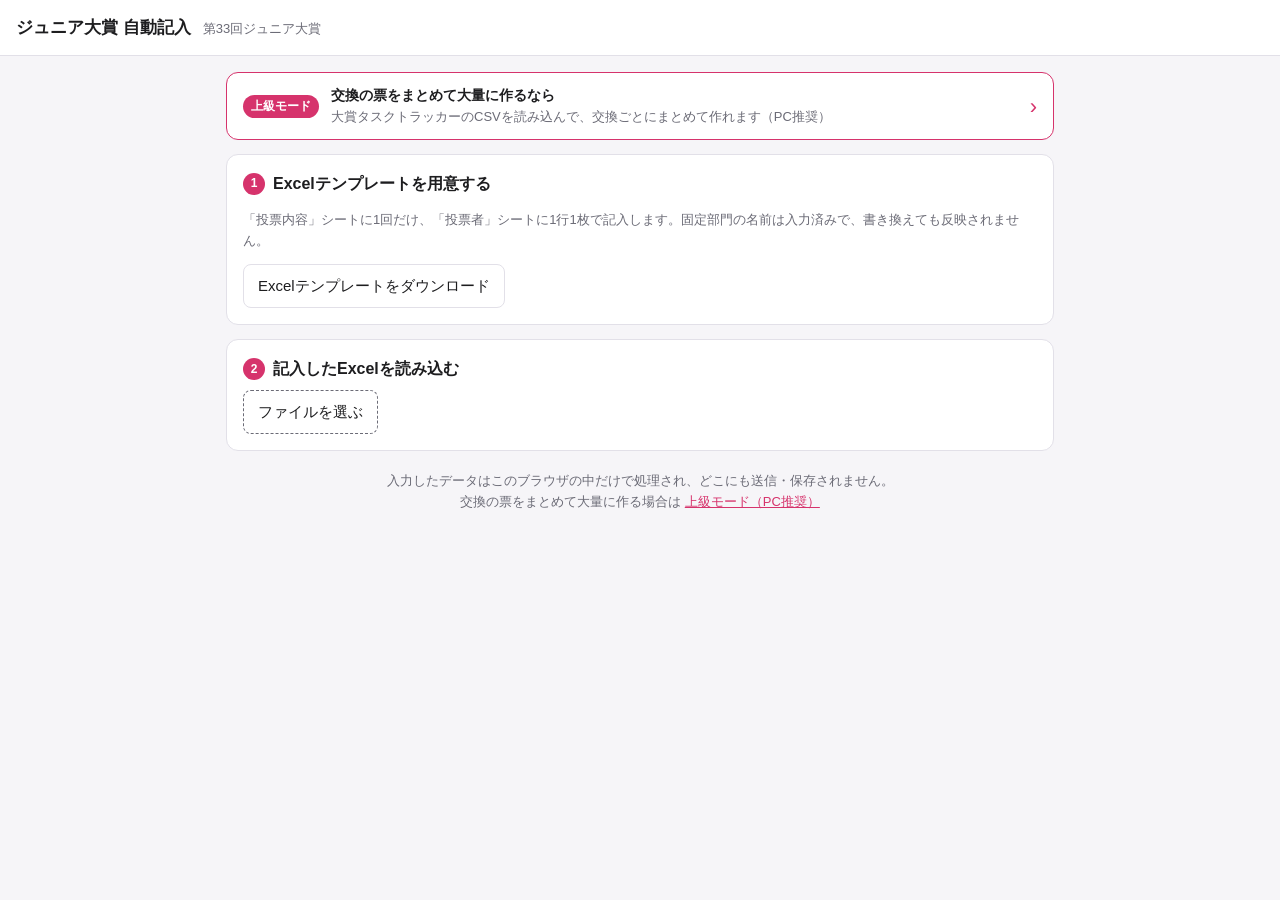
<file: index.html>
<!doctype html>
<html lang="ja">
<head>
<meta charset="utf-8">
<meta name="viewport" content="width=device-width, initial-scale=1, viewport-fit=cover">
<title>ジュニア大賞 自動記入</title>
<link rel="stylesheet" href="css/style.css">
</head>
<body>
<header class="bar">
  <h1>ジュニア大賞 自動記入</h1>
  <span id="cfgTitle" class="muted"></span>
</header>

<main class="wrap">
  <a class="advlink" href="advanced.html">
    <span class="advlink-tag">上級モード</span>
    <span class="advlink-text"><strong>交換の票をまとめて大量に作るなら</strong><br><span class="muted">大賞タスクトラッカーのCSVを読み込んで、交換ごとにまとめて作れます（PC推奨）</span></span>
    <span class="advlink-arrow" aria-hidden="true">›</span>
  </a>
  <section class="card">
    <h2><span class="num">1</span>Excelテンプレートを用意する</h2>
    <p class="muted">「投票内容」シートに1回だけ、「投票者」シートに1行1枚で記入します。固定部門の名前は入力済みで、書き換えても反映されません。</p>
    <button id="dlTemplate" class="btn">Excelテンプレートをダウンロード</button>
  </section>

  <section class="card">
    <h2><span class="num">2</span>記入したExcelを読み込む</h2>
    <label class="file">
      <input type="file" id="xlsxInput" accept=".xlsx">
      <span>ファイルを選ぶ</span>
    </label>
    <span id="xlsxName" class="muted"></span>
    <div id="messages"></div>
  </section>

  <section class="card" id="previewCard" hidden>
    <h2><span class="num">3</span>確認して出力する</h2>
    <div class="row">
      <label>号（用紙）
        <select id="issueSel"><option value="">選んでください</option></select>
      </label>
      <label>フォント
        <select id="fontSel"></select>
      </label>
      <label>印刷
        <select id="paperSel">
          <option value="color">カラー</option>
          <option value="gray">白黒</option>
          <option value="light">白黒（背景を薄く・インク節約）</option>
        </select>
      </label>
      <label>画質
        <select id="qualitySel">
          <option value="300" selected>高画質（300dpi）</option>
          <option value="200">標準（200dpi・軽い）</option>
        </select>
      </label>
      <label>文字の色
        <select id="colorSel">
          <option value="#1d1d1f">黒</option>
          <option value="#1f3a93">青</option>
        </select>
      </label>
      <label>プレビュー
        <select id="rowSel"></select>
      </label>
    </div>
    <div id="issueHint" class="msg warn">出力する号（12月号・1月号）を選んでください。号ごとに用紙の色と位置が違います</div>
    <div id="rowWarnings"></div>
    <div class="preview"><canvas id="preview"></canvas></div>
    <div class="row">
      <label class="radio"><input type="radio" name="outMode" value="single" checked> 1つのPDFにまとめる</label>
      <label class="radio"><input type="radio" name="outMode" value="zip"> 1枚ずつのPDF（ZIP）</label>
    </div>
    <button id="exportBtn" class="btn primary">PDFを出力</button>
    <div id="progress" class="muted"></div>
  </section>

  <p class="foot muted">入力したデータはこのブラウザの中だけで処理され、どこにも送信・保存されません。<br>交換の票をまとめて大量に作る場合は <a href="advanced.html">上級モード（PC推奨）</a></p>
</main>

<script src="vendor/jszip.min.js"></script>
<script src="vendor/pdf-lib.min.js"></script>
<script src="js/save.js"></script>
<script src="js/issues.js"></script>
<script src="js/fonts.js"></script>
<script src="js/render.js"></script>
<script src="js/xlsx-mini.js"></script>
<script src="js/app.js"></script>
</body>
</html>
</file>
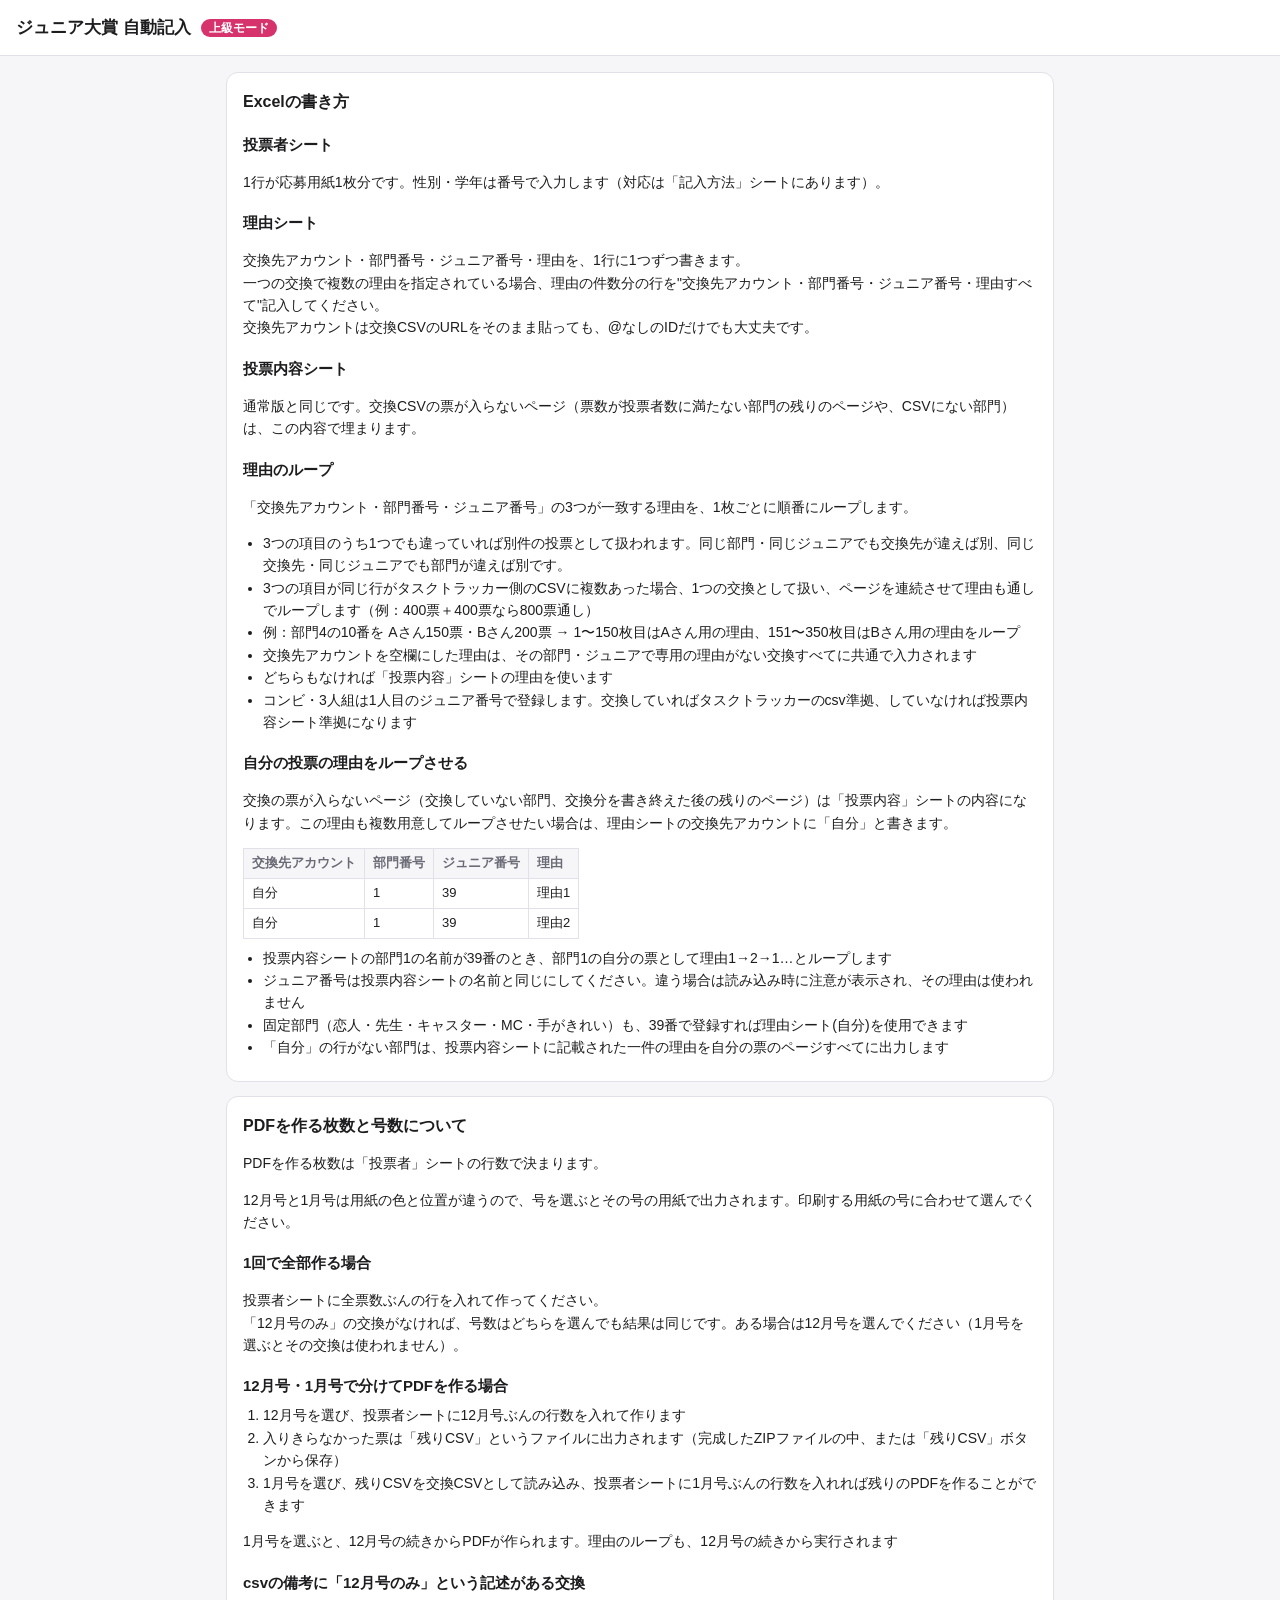
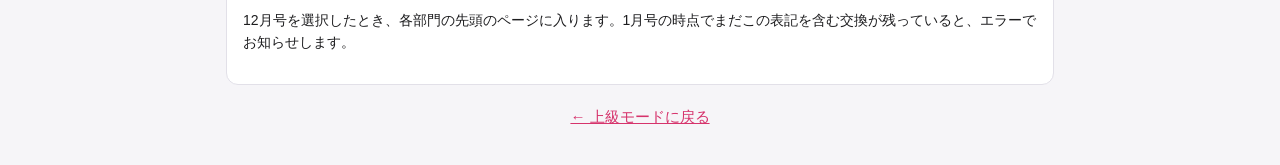
<file: advanced-help.html>
<!doctype html>
<html lang="ja">
<head>
<meta charset="utf-8">
<meta name="viewport" content="width=device-width, initial-scale=1, viewport-fit=cover">
<title>上級モードの使い方｜ジュニア大賞</title>
<link rel="stylesheet" href="css/style.css">
<link rel="stylesheet" href="css/advanced.css">
</head>
<body>
<header class="bar">
  <h1>ジュニア大賞 自動記入 <span class="tag-adv">上級モード</span></h1>
</header>

<main class="wrap">
  <section class="card help" id="excel">
    <h2>Excelの書き方</h2>
    <h3>投票者シート</h3>
    <p>1行が応募用紙1枚分です。性別・学年は番号で入力します（対応は「記入方法」シートにあります）。</p>

    <h3>理由シート</h3>
    <p>交換先アカウント・部門番号・ジュニア番号・理由を、1行に1つずつ書きます。<br>
    一つの交換で複数の理由を指定されている場合、理由の件数分の行を"交換先アカウント・部門番号・ジュニア番号・理由すべて"記入してください。<br>
    交換先アカウントは交換CSVのURLをそのまま貼っても、@なしのIDだけでも大丈夫です。</p>

    <h3>投票内容シート</h3>
    <p>通常版と同じです。交換CSVの票が入らないページ（票数が投票者数に満たない部門の残りのページや、CSVにない部門）は、この内容で埋まります。</p>

    <h3>理由のループ</h3>
    <p>「交換先アカウント・部門番号・ジュニア番号」の3つが一致する理由を、1枚ごとに順番にループします。</p>
    <ul>
      <li>3つの項目のうち1つでも違っていれば別件の投票として扱われます。同じ部門・同じジュニアでも交換先が違えば別、同じ交換先・同じジュニアでも部門が違えば別です。</li>
      <li>3つの項目が同じ行がタスクトラッカー側のCSVに複数あった場合、1つの交換として扱い、ページを連続させて理由も通しでループします（例：400票＋400票なら800票通し）</li>
      <li>例：部門4の10番を Aさん150票・Bさん200票 → 1〜150枚目はAさん用の理由、151〜350枚目はBさん用の理由をループ</li>
      <li>交換先アカウントを空欄にした理由は、その部門・ジュニアで専用の理由がない交換すべてに共通で入力されます</li>
      <li>どちらもなければ「投票内容」シートの理由を使います</li>
      <li>コンビ・3人組は1人目のジュニア番号で登録します。交換していればタスクトラッカーのcsv準拠、していなければ投票内容シート準拠になります</li>
    </ul>

    <h3>自分の投票の理由をループさせる</h3>
    <p>交換の票が入らないページ（交換していない部門、交換分を書き終えた後の残りのページ）は「投票内容」シートの内容になります。この理由も複数用意してループさせたい場合は、理由シートの交換先アカウントに「自分」と書きます。</p>
    <table class="helptable">
      <tr><th>交換先アカウント</th><th>部門番号</th><th>ジュニア番号</th><th>理由</th></tr>
      <tr><td>自分</td><td>1</td><td>39</td><td>理由1</td></tr>
      <tr><td>自分</td><td>1</td><td>39</td><td>理由2</td></tr>
    </table>
    <ul>
      <li>投票内容シートの部門1の名前が39番のとき、部門1の自分の票として理由1→2→1…とループします</li>
      <li>ジュニア番号は投票内容シートの名前と同じにしてください。違う場合は読み込み時に注意が表示され、その理由は使われません</li>
      <li>固定部門（恋人・先生・キャスター・MC・手がきれい）も、39番で登録すれば理由シート(自分)を使用できます</li>
      <li>「自分」の行がない部門は、投票内容シートに記載された一件の理由を自分の票のページすべてに出力します</li>
    </ul>
  </section>

  <section class="card help" id="count">
    <h2>PDFを作る枚数と号数について</h2>
    <p>PDFを作る枚数は「投票者」シートの行数で決まります。</p>
    <p>12月号と1月号は用紙の色と位置が違うので、号を選ぶとその号の用紙で出力されます。印刷する用紙の号に合わせて選んでください。</p>

    <h3>1回で全部作る場合</h3>
    <p>投票者シートに全票数ぶんの行を入れて作ってください。<br>
    「12月号のみ」の交換がなければ、号数はどちらを選んでも結果は同じです。ある場合は12月号を選んでください（1月号を選ぶとその交換は使われません）。</p>

    <h3>12月号・1月号で分けてPDFを作る場合</h3>
    <ol>
      <li>12月号を選び、投票者シートに12月号ぶんの行数を入れて作ります</li>
      <li>入りきらなかった票は「残りCSV」というファイルに出力されます（完成したZIPファイルの中、または「残りCSV」ボタンから保存）</li>
      <li>1月号を選び、残りCSVを交換CSVとして読み込み、投票者シートに1月号ぶんの行数を入れれば残りのPDFを作ることができます</li>
    </ol>
    <p>1月号を選ぶと、12月号の続きからPDFが作られます。理由のループも、12月号の続きから実行されます</p>

    <h3>csvの備考に「12月号のみ」という記述がある交換</h3>
    <p>12月号を選択したとき、各部門の先頭のページに入ります。1月号の時点でまだこの表記を含む交換が残っていると、エラーでお知らせします。</p>
  </section>

  <p class="foot"><a href="advanced.html">← 上級モードに戻る</a></p>
</main>
</body>
</html>
</file>
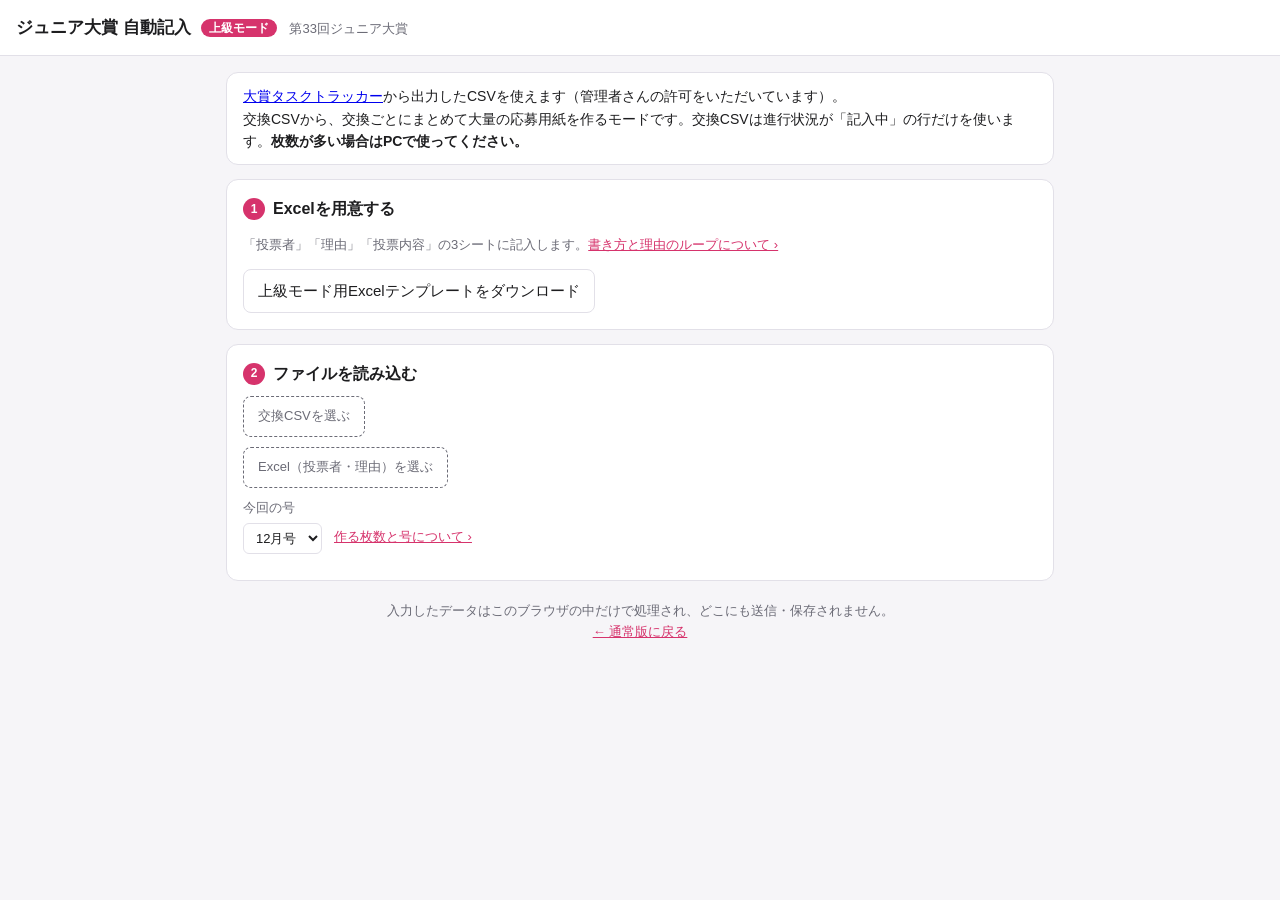
<file: advanced.html>
<!doctype html>
<html lang="ja">
<head>
<meta charset="utf-8">
<meta name="viewport" content="width=device-width, initial-scale=1, viewport-fit=cover">
<title>ジュニア大賞 自動記入 上級モード</title>
<link rel="stylesheet" href="css/style.css">
<link rel="stylesheet" href="css/advanced.css">
</head>
<body>
<header class="bar">
  <h1>ジュニア大賞 自動記入 <span class="tag-adv">上級モード</span></h1>
  <span id="cfgTitle" class="muted"></span>
</header>

<main class="wrap">
  <p class="note"><a href="https://2026taisho.vercel.app/" target="_blank" rel="noopener">大賞タスクトラッカー</a>から出力したCSVを使えます（管理者さんの許可をいただいています）。<br>交換CSVから、交換ごとにまとめて大量の応募用紙を作るモードです。交換CSVは進行状況が「記入中」の行だけを使います。<strong>枚数が多い場合はPCで使ってください。</strong></p>

  <section class="card">
    <h2><span class="num">1</span>Excelを用意する</h2>
    <p class="muted">「投票者」「理由」「投票内容」の3シートに記入します。<a class="helplink-inline" href="advanced-help.html#excel">書き方と理由のループについて ›</a></p>
    <button id="dlTemplate" class="btn">上級モード用Excelテンプレートをダウンロード</button>
  </section>

  <section class="card">
    <h2><span class="num">2</span>ファイルを読み込む</h2>
    <div class="row">
      <label class="file"><input type="file" id="csvInput" accept=".csv,text/csv"><span>交換CSVを選ぶ</span></label>
      <span id="csvName" class="muted"></span>
    </div>
    <div class="row">
      <label class="file"><input type="file" id="xlsxInput" accept=".xlsx"><span>Excel（投票者・理由）を選ぶ</span></label>
      <span id="xlsxName" class="muted"></span>
    </div>
    <div class="row">
      <label>今回の号
        <select id="monthSel"></select>
      </label>
      <a class="helplink" href="advanced-help.html#count">作る枚数と号について ›</a>
    </div>
    <div id="messages"></div>
  </section>

  <section class="card" id="planCard" hidden>
    <h2><span class="num">3</span>割り当てを確認する</h2>
    <div id="planInfo"></div>
    <div class="tableWrap"><table id="summaryTable"></table></div>
    <div id="issues"></div>
    <div class="row">
      <button id="dlMapping" class="btn">対応表（CSV）</button>
      <button id="dlRemaining" class="btn">残りCSV（次の号用）</button>
    </div>
  </section>

  <section class="card" id="previewCard" hidden>
    <h2><span class="num">4</span>確認して出力する</h2>
    <div class="row">
      <label>フォント <select id="fontSel"></select></label>
      <label>印刷
        <select id="paperSel">
          <option value="color">カラー</option>
          <option value="gray">白黒</option>
          <option value="light">白黒（背景を薄く・インク節約）</option>
        </select>
      </label>
      <label>画質
        <select id="qualitySel">
          <option value="300">高画質（300dpi）</option>
          <option value="200" selected>標準（200dpi・軽い）</option>
        </select>
      </label>
      <label>文字の色
        <select id="colorSel">
          <option value="#1d1d1f">黒</option>
          <option value="#1f3a93">青</option>
        </select>
      </label>
      <label>プレビュー（何枚目）
        <span class="pager">
          <button class="btn small" id="prevPage" aria-label="前の1枚">‹</button>
          <input type="number" id="pageNo" min="1" value="1">
          <button class="btn small" id="nextPage" aria-label="次の1枚">›</button>
        </span>
      </label>
    </div>
    <div id="pageWarnings"></div>
    <div class="preview"><canvas id="preview"></canvas></div>

    <div class="row">
      <label>1ファイルの枚数 <input type="number" id="chunkSize" min="10" max="500" value="100"></label>
      <label>何枚目から <input type="number" id="fromPage" min="1" value="1"></label>
      <label>何枚目まで <input type="number" id="toPage" min="1" value="1"></label>
    </div>
    <p class="muted">途中で止まったときは「何枚目から」を変えて続きだけ作れます。ZIPには対応表と残りCSVも入ります。</p>
    <div class="row">
      <button id="exportBtn" class="btn primary">PDFを出力（ZIP）</button>
      <button id="cancelBtn" class="btn" hidden>中止</button>
    </div>
    <div class="progress" hidden><div id="bar"></div></div>
    <div id="progress" class="muted"></div>
  </section>

  <p class="foot muted">入力したデータはこのブラウザの中だけで処理され、どこにも送信・保存されません。<br><a href="index.html">← 通常版に戻る</a></p>
</main>

<script src="vendor/jszip.min.js"></script>
<script src="vendor/pdf-lib.min.js"></script>
<script src="js/save.js"></script>
<script src="js/issues.js"></script>
<script src="js/fonts.js"></script>
<script src="js/render.js"></script>
<script src="js/xlsx-mini.js"></script>
<script src="js/plan.js"></script>
<script src="js/advanced.js"></script>
</body>
</html>
</file>
<file: css/style.css>
:root {
  --bg: #f6f5f8;
  --card: #ffffff;
  --ink: #1d1d1f;
  --muted: #6b6b76;
  --line: #e2e0e8;
  --accent: #d6336c;
  --accent-ink: #ffffff;
  --warn-bg: #fff6e0;
  --warn-ink: #7a5300;
  --err-bg: #fde8ec;
  --err-ink: #9b1c3a;
  --ok-bg: #e7f6ee;
  --ok-ink: #1d6b45;
  --circle: #1d1d1f;
}
@media (prefers-color-scheme: dark) {
  :root:not([data-theme="light"]) {
    --bg: #17161b; --card: #211f27; --ink: #ecebf1; --muted: #a3a1ad; --line: #36343e;
    --accent: #f06595; --accent-ink: #1a0910;
    --warn-bg: #3a2e12; --warn-ink: #f5d48a; --err-bg: #3d1820; --err-ink: #ffb3c2; --ok-bg: #15301f; --ok-ink: #9be3b9;
    color-scheme: dark;
  }
}
:root[data-theme="dark"] {
  --bg: #17161b; --card: #211f27; --ink: #ecebf1; --muted: #a3a1ad; --line: #36343e;
  --accent: #f06595; --accent-ink: #1a0910;
  --warn-bg: #3a2e12; --warn-ink: #f5d48a; --err-bg: #3d1820; --err-ink: #ffb3c2; --ok-bg: #15301f; --ok-ink: #9be3b9;
  color-scheme: dark;
}
* { box-sizing: border-box; }
body {
  margin: 0;
  background: var(--bg);
  color: var(--ink);
  font-family: "Hiragino Sans", "Noto Sans JP", "Yu Gothic", sans-serif;
  font-size: 15px;
  line-height: 1.6;
}
.bar {
  display: flex; align-items: baseline; gap: 12px; flex-wrap: wrap;
  padding-block: 14px;
  padding-left: max(16px, env(safe-area-inset-left, 0px));
  padding-right: max(16px, env(safe-area-inset-right, 0px)); background: var(--card); border-bottom: 1px solid var(--line);
}
.bar h1 { margin: 0; font-size: 17px; }
.wrap {
  max-width: 860px; margin: 0 auto; padding-block: 16px;
  padding-left: max(16px, env(safe-area-inset-left, 0px));
  padding-right: max(16px, env(safe-area-inset-right, 0px));
}
.foot a { color: var(--accent); }
:focus-visible { outline: 2px solid var(--accent); outline-offset: 2px; }
.card {
  background: var(--card); border: 1px solid var(--line); border-radius: 12px;
  padding: 16px; margin-bottom: 14px;
}
.card h2 { margin: 0 0 8px; font-size: 16px; display: flex; align-items: center; gap: 8px; }
.num {
  display: inline-grid; place-items: center; width: 22px; height: 22px; border-radius: 50%;
  background: var(--accent); color: var(--accent-ink); font-size: 12px;
}
.muted { color: var(--muted); font-size: 13px; }
.btn {
  appearance: none; border: 1px solid var(--line); background: var(--card); color: var(--ink);
  padding: 9px 14px; border-radius: 8px; font: inherit; cursor: pointer;
}
.btn:hover { border-color: var(--muted); }
.btn.primary { background: var(--accent); border-color: var(--accent); color: var(--accent-ink); font-weight: 600; }
.btn:disabled { opacity: .5; cursor: default; }
.file input { display: none; }
.file span {
  display: inline-block; border: 1px dashed var(--muted); padding: 9px 14px; border-radius: 8px; cursor: pointer;
}
.row { display: flex; flex-wrap: wrap; gap: 12px; margin: 10px 0; align-items: center; }
.row label { display: flex; flex-direction: column; font-size: 13px; color: var(--muted); gap: 4px; }
.row label.radio { flex-direction: row; align-items: center; color: var(--ink); font-size: 14px; }
select, input[type=text], input[type=number] {
  font: inherit; padding: 6px 8px; border: 1px solid var(--line); border-radius: 6px; background: var(--card); color: var(--ink);
}
.preview { border: 1px solid var(--line); border-radius: 8px; overflow: hidden; background: var(--line); }
.preview canvas { display: block; width: 100%; height: auto; }
.msg { padding: 8px 10px; border-radius: 8px; margin-top: 8px; font-size: 13px; }
.msg.err { background: var(--err-bg); color: var(--err-ink); }
.msg.warn { background: var(--warn-bg); color: var(--warn-ink); }
.msg.ok { background: var(--ok-bg); color: var(--ok-ink); }
.msg ul { margin: 4px 0 0; padding-left: 18px; }
.foot { text-align: center; margin: 20px 0; }
.advlink {
  display: flex; align-items: center; gap: 12px; text-decoration: none; color: var(--ink);
  background: var(--card); border: 1px solid var(--accent); border-radius: 12px; padding: 12px 16px; margin-bottom: 14px;
}
.advlink:hover { background: color-mix(in srgb, var(--accent) 8%, var(--card)); }
.advlink-tag { flex: none; font-size: 12px; font-weight: 600; padding: 2px 8px; border-radius: 999px; background: var(--accent); color: var(--accent-ink); }
.advlink-text { flex: 1; min-width: 0; font-size: 14px; line-height: 1.5; }
.advlink-arrow { flex: none; font-size: 22px; color: var(--accent); }
[hidden] { display: none !important; }
</file>
<file: css/advanced.css>
.tag-adv {
  font-size: 12px; font-weight: 600; padding: 2px 8px; border-radius: 999px;
  background: var(--accent); color: var(--accent-ink); vertical-align: middle; margin-left: 6px;
}
.note { background: var(--card); border: 1px solid var(--line); border-radius: 12px; padding: 12px 16px; margin: 0 0 14px; font-size: 14px; }
.tableWrap { overflow-x: auto; margin: 8px 0; }
#summaryTable { border-collapse: collapse; width: 100%; font-size: 13px; font-variant-numeric: tabular-nums; }
#summaryTable th, #summaryTable td { border-bottom: 1px solid var(--line); padding: 6px 8px; text-align: left; white-space: nowrap; }
#summaryTable th { color: var(--muted); font-weight: 600; }
#summaryTable td.n { text-align: right; }
#summaryTable td.cat { white-space: normal; min-width: 12em; }
.pill { display: inline-block; font-size: 11px; padding: 1px 8px; border-radius: 999px; }
.pill.ok { background: var(--ok-bg); color: var(--ok-ink); }
.pill.carry { background: var(--warn-bg); color: var(--warn-ink); }
.pager { display: inline-flex; align-items: center; gap: 4px; }
.pager input { width: 6em; }
.row input[type=number] { width: 7em; }
.progress { height: 8px; border-radius: 999px; background: var(--line); overflow: hidden; margin: 8px 0; }
#bar { height: 100%; width: 0; background: var(--accent); transition: width .2s; }
.stat { display: flex; flex-wrap: wrap; gap: 8px 20px; font-size: 14px; margin: 4px 0 8px; }
.stat b { font-variant-numeric: tabular-nums; }
@media (prefers-reduced-motion: reduce) { #bar { transition: none; } }
.loopnote { border-left: 3px solid var(--accent); background: var(--bg); border-radius: 0 8px 8px 0; padding: 10px 12px; margin: 10px 0 12px; font-size: 13px; }
.loopnote ul { margin: 6px 0 0; padding-left: 18px; }
.loopnote li { margin: 2px 0; }
.helplink { align-self: flex-end; font-size: 13px; color: var(--accent); padding-bottom: 6px; }
.help h3 { font-size: 15px; margin: 18px 0 6px; }
.help p, .help li { font-size: 14px; }
.help ol { padding-left: 20px; margin: 6px 0; }
.help a, .foot a { color: var(--accent); }
.helplink-inline { color: var(--accent); white-space: nowrap; }
.help ul { padding-left: 20px; margin: 6px 0; }
.help { scroll-margin-top: 12px; }
.helptable { border-collapse: collapse; font-size: 13px; margin: 8px 0; width: 100%; display: block; overflow-x: auto; }
.helptable th, .helptable td { border: 1px solid var(--line); padding: 4px 8px; text-align: left; white-space: nowrap; }
.helptable th { background: var(--bg); color: var(--muted); font-weight: 600; }
</file>
